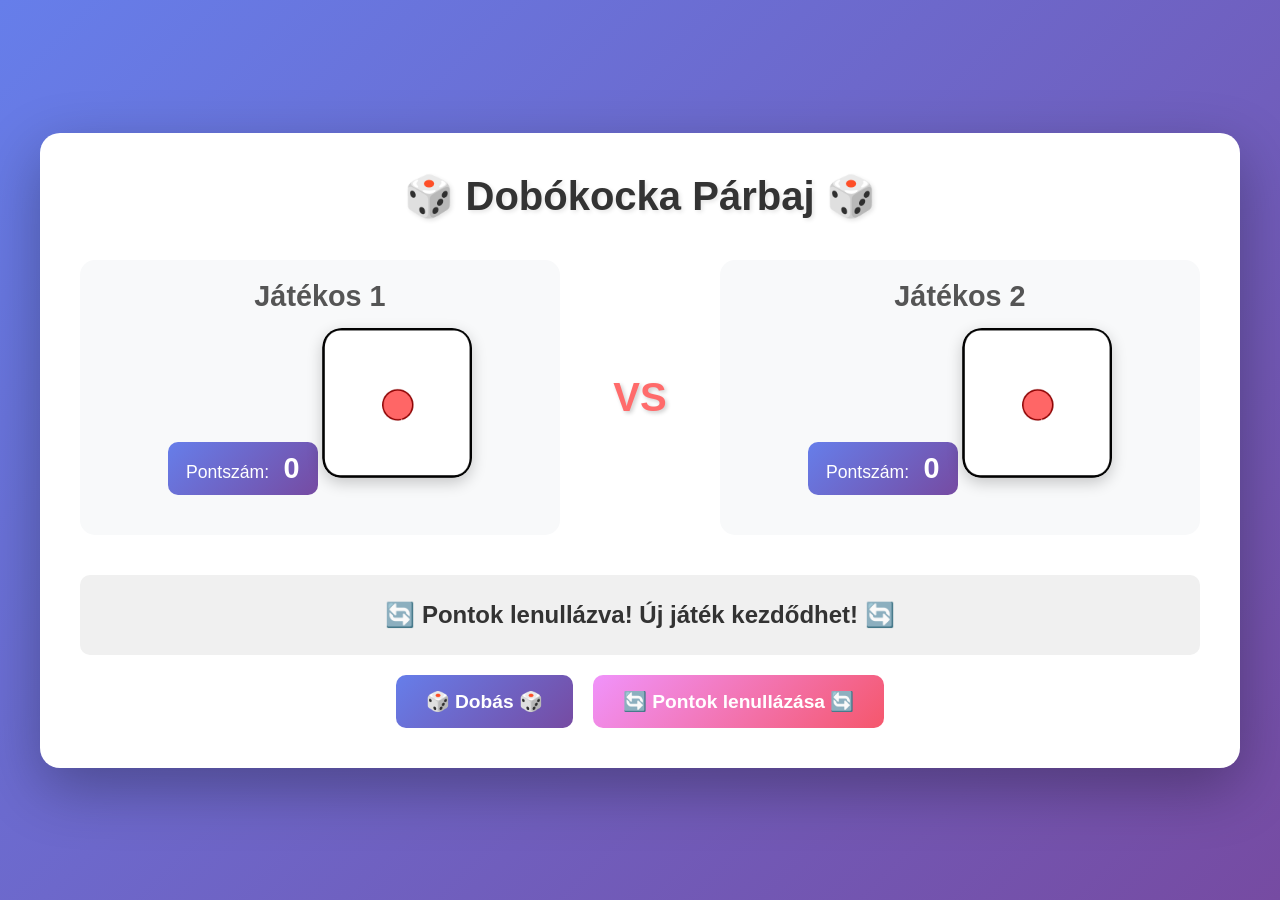
<file: Dobokocka/index.html>
<!DOCTYPE html>
<html lang="hu">
<head>
    <meta charset="UTF-8">
    <meta name="viewport" content="width=device-width, initial-scale=1.0">
    <title>Dobókocka Párbaj</title>
    <link rel="stylesheet" href="style.css">
</head>
<body>
    <div class="container">
        <h1>🎲 Dobókocka Párbaj 🎲</h1>
        
        <div class="players-container">
            <div class="player">
                <h2>Játékos 1</h2>
                <div class="score-container">
                    <span class="score-label">Pontszám:</span>
                    <span class="score" id="score1">0</span>
                </div>
                <img id="dice1" src="1.png" alt="Dobókocka 1" class="dice">
            </div>
            
            <div class="vs">VS</div>
            
            <div class="player">
                <h2>Játékos 2</h2>
                <div class="score-container">
                    <span class="score-label">Pontszám:</span>
                    <span class="score" id="score2">0</span>
                </div>
                <img id="dice2" src="1.png" alt="Dobókocka 2" class="dice">
            </div>
        </div>
        
        <div class="result" id="result">
            Nyomd meg a Dobás gombot!
        </div>
        
        <div class="buttons">
            <button id="rollBtn" class="btn btn-roll">🎲 Dobás 🎲</button>
            <button id="resetBtn" class="btn btn-reset">🔄 Pontok lenullázása 🔄</button>
        </div>
    </div>
        
	<script src="script.js"></script>
</body>
</html>
</file>
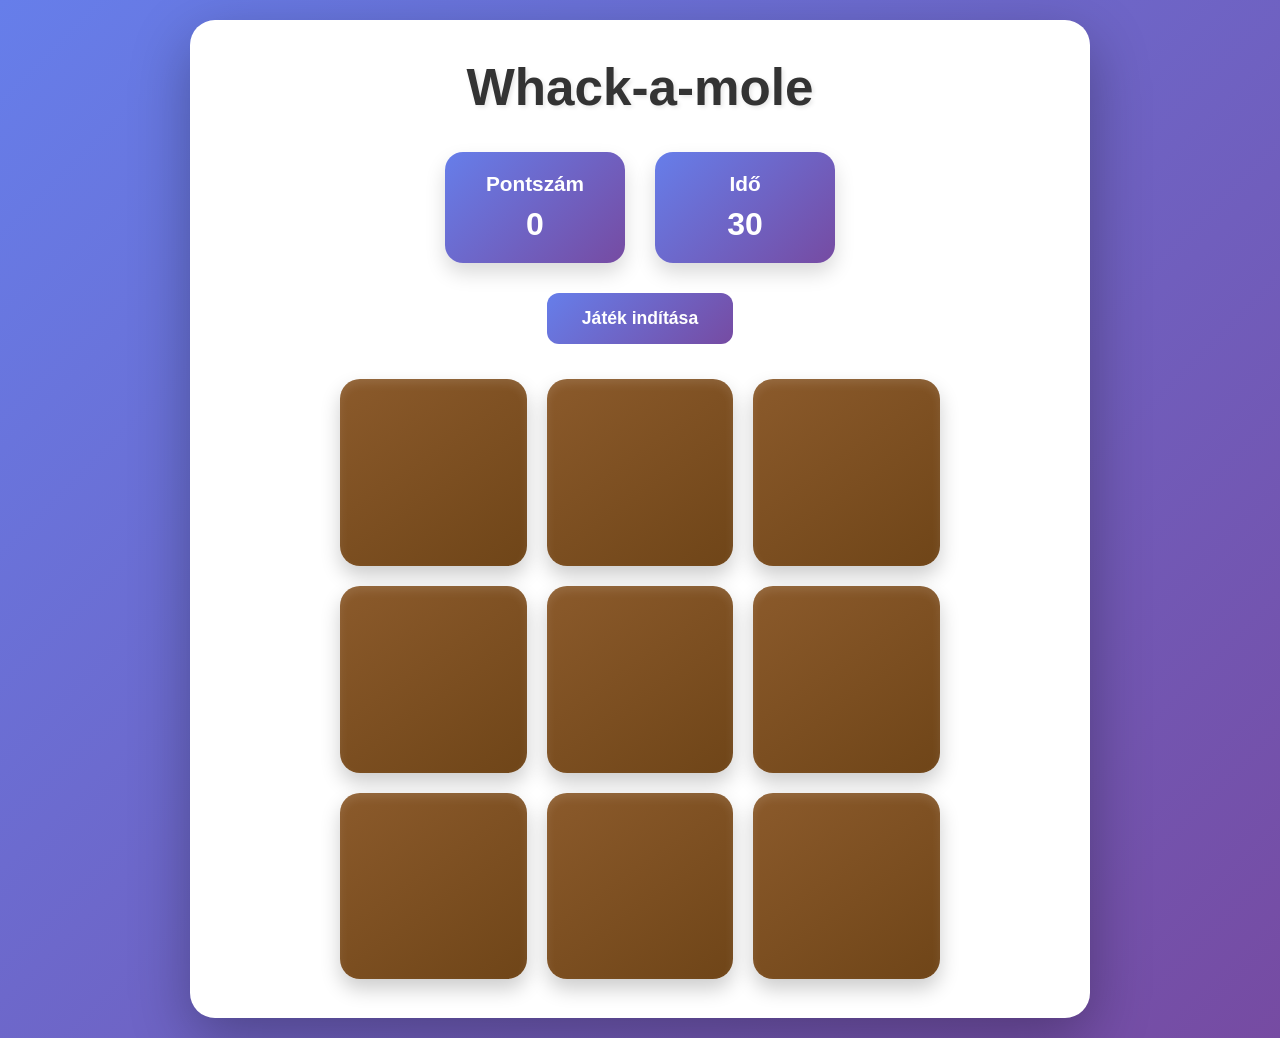
<file: WhackAMole/index.html>
<!DOCTYPE html>
<html lang="hu">
<head>
  <meta charset="UTF-8">
  <meta name="viewport" content="width=device-width, initial-scale=1.0">
  <title>Vakondütő</title>
  <link rel="stylesheet" href="style.css">
</head>
<body>

  <div class="container">

    <h1>Whack-a-mole</h1>

    <div class="game-info">

      <div class="info-card">
        <h2>Pontszám</h2>
        <span id="score">0</span>
      </div>

      <div class="info-card">
        <h2>Idő</h2>
        <span id="time">30</span>
      </div>

    </div>

    <div class="buttons">
      <button id="startBtn" class="btn btn-start">
        Játék indítása
      </button>
    </div>

    <div class="grid">

      <div class="hole" id="0"></div>
      <div class="hole" id="1"></div>
      <div class="hole" id="2"></div>
      <div class="hole" id="3"></div>
      <div class="hole" id="4"></div>
      <div class="hole" id="5"></div>
      <div class="hole" id="6"></div>
      <div class="hole" id="7"></div>
      <div class="hole" id="8"></div>

    </div>

  </div>

  <script src="script.js"></script>
</body>
</html>
</file>
<file: Dobokocka/style.css>
* {
    margin: 0;
    padding: 0;
    box-sizing: border-box;
}

body {
    font-family: 'Segoe UI', Tahoma, Geneva, Verdana, sans-serif;
    background: linear-gradient(135deg, #667eea 0%, #764ba2 100%);
    min-height: 100vh;
    display: flex;
    justify-content: center;
    align-items: center;
    padding: 20px;
}

.container {
    max-width: 1200px;
    width: 100%;
    background: white;
    border-radius: 20px;
    padding: 40px;
    box-shadow: 0 20px 60px rgba(0,0,0,0.3);
}

h1 {
    text-align: center;
    color: #333;
    margin-bottom: 40px;
    font-size: 2.5em;
    text-shadow: 2px 2px 4px rgba(0,0,0,0.1);
}

.players-container {
    display: flex;
    justify-content: space-between;
    align-items: center;
    gap: 40px;
    margin-bottom: 40px;
    flex-wrap: wrap;
}

.player {
    flex: 1;
    text-align: center;
    background: #f8f9fa;
    border-radius: 15px;
    padding: 20px;
    transition: transform 0.3s ease;
}

.player:hover {
    transform: translateY(-5px);
}

.player h2 {
    color: #555;
    margin-bottom: 15px;
    font-size: 1.8em;
}

.score-container {
    background: linear-gradient(135deg, #667eea 0%, #764ba2 100%);
    color: white;
    padding: 10px;
    border-radius: 10px;
    margin-bottom: 20px;
    display: inline-block;
    width: auto;
    min-width: 150px;
}

.score-label {
    font-size: 1.1em;
    margin-right: 10px;
}

.score {
    font-size: 1.8em;
    font-weight: bold;
}

.dice {
    width: 150px;
    height: 150px;
    border-radius: 20px;
    box-shadow: 0 5px 15px rgba(0,0,0,0.2);
    transition: transform 0.3s ease;
}

.dice:hover {
    transform: scale(1.05);
}

.vs {
    font-size: 2.5em;
    font-weight: bold;
    color: #ff6b6b;
    text-shadow: 2px 2px 4px rgba(0,0,0,0.2);
    background: white;
    padding: 20px;
    border-radius: 50%;
    width: 80px;
    height: 80px;
    display: flex;
    align-items: center;
    justify-content: center;
}

.result {
    text-align: center;
    font-size: 1.5em;
    font-weight: bold;
    padding: 20px;
    margin: 20px 0;
    background: #f0f0f0;
    border-radius: 10px;
    color: #333;
    min-height: 80px;
    display: flex;
    align-items: center;
    justify-content: center;
}

.buttons {
    display: flex;
    justify-content: center;
    gap: 20px;
    flex-wrap: wrap;
}

.btn {
    padding: 15px 30px;
    font-size: 1.2em;
    font-weight: bold;
    border: none;
    border-radius: 10px;
    cursor: pointer;
    transition: all 0.3s ease;
    color: white;
}

.btn-roll {
    background: linear-gradient(135deg, #667eea 0%, #764ba2 100%);
}

.btn-roll:hover {
    transform: translateY(-2px);
    box-shadow: 0 5px 15px rgba(102, 126, 234, 0.4);
}

.btn-reset {
    background: linear-gradient(135deg, #f093fb 0%, #f5576c 100%);
}

.btn-reset:hover {
    transform: translateY(-2px);
    box-shadow: 0 5px 15px rgba(245, 87, 108, 0.4);
}

.btn:active {
    transform: translateY(0);
}

/* Reszponzív design */
@media (max-width: 768px) {
    .container {
        padding: 20px;
    }
    
    .players-container {
        flex-direction: column;
        gap: 20px;
    }
    
    .vs {
        order: 2;
    }
    
    .player:first-child {
        order: 1;
    }
    
    .player:last-child {
        order: 3;
    }
    
    .dice {
        width: 100px;
        height: 100px;
    }
    
    .btn {
        padding: 12px 24px;
        font-size: 1em;
    }
    
    h1 {
        font-size: 1.8em;
    }
    
    .result {
        font-size: 1.2em;
    }
}
</file>
<file: WhackAMole/style.css>
* {
    margin: 0;
    padding: 0;
    box-sizing: border-box;
}

body {
    font-family: 'Segoe UI', Tahoma, Geneva, Verdana, sans-serif;

    background: linear-gradient(135deg, #667eea 0%, #764ba2 100%);

    min-height: 100vh;

    display: flex;
    justify-content: center;
    align-items: center;

    padding: 20px;

    overflow-x: hidden;
}

.container {
    width: min(90%, 900px);

    background: white;

    border-radius: 25px;

    padding: clamp(20px, 3vw, 40px);

    box-shadow: 0 20px 60px rgba(0,0,0,0.3);
}

h1 {
    text-align: center;

    margin-bottom: 35px;

    font-size: clamp(2rem, 4vw, 3.5rem);

    color: #333;

    text-shadow: 2px 2px 4px rgba(0,0,0,0.1);
}

.game-info {
    display: flex;

    justify-content: center;

    gap: 30px;

    margin-bottom: 30px;
}

.info-card {
    background: linear-gradient(135deg, #667eea 0%, #764ba2 100%);

    color: white;

    padding: 20px 35px;

    border-radius: 18px;

    text-align: center;

    min-width: 180px;

    box-shadow: 0 10px 20px rgba(0,0,0,0.15);
}

.info-card h2 {
    margin-bottom: 10px;

    font-size: 1.3rem;
}

.info-card span {
    font-size: 2rem;

    font-weight: bold;
}

.buttons {
    display: flex;

    justify-content: center;

    margin-bottom: 35px;
}

.btn {
    border: none;

    padding: 15px 35px;

    border-radius: 12px;

    font-size: 1.1rem;

    font-weight: bold;

    cursor: pointer;

    transition: all 0.3s ease;

    color: white;
}

.btn-start {
    background: linear-gradient(135deg, #667eea 0%, #764ba2 100%);
}

.btn-start:hover {
    transform: translateY(-3px);

    box-shadow: 0 10px 20px rgba(102,126,234,0.4);
}

.btn:active {
    transform: translateY(0);
}

.grid {
    width: min(70vw, 600px);

    margin: auto;

    display: grid;

    grid-template-columns: repeat(3, 1fr);

    gap: clamp(12px, 2vw, 20px);
}

.hole {
    aspect-ratio: 1 / 1;

    background: linear-gradient(145deg, #8b5a2b, #6f4518);

    border-radius: clamp(12px, 2vw, 20px);

    position: relative;

    cursor: pointer;

    overflow: hidden;

    transition:
        transform 0.2s ease,
        box-shadow 0.2s ease;

    box-shadow:
        inset 0 5px 10px rgba(255,255,255,0.1),
        0 10px 20px rgba(0,0,0,0.2);
}

.hole:hover {
    transform: scale(1.03);

    box-shadow:
        inset 0 5px 10px rgba(255,255,255,0.1),
        0 15px 30px rgba(0,0,0,0.3);
}

.mole {
    position: absolute;

    inset: 0;

    display: flex;

    justify-content: center;
    align-items: center;

    font-size: clamp(3rem, 6vw, 5rem);

    user-select: none;

    animation: popUp 0.18s ease;
}

@keyframes popUp {

    from {
        transform: scale(0) rotate(-10deg);
        opacity: 0;
    }

    to {
        transform: scale(1) rotate(0deg);
        opacity: 1;
    }
}
</file>
